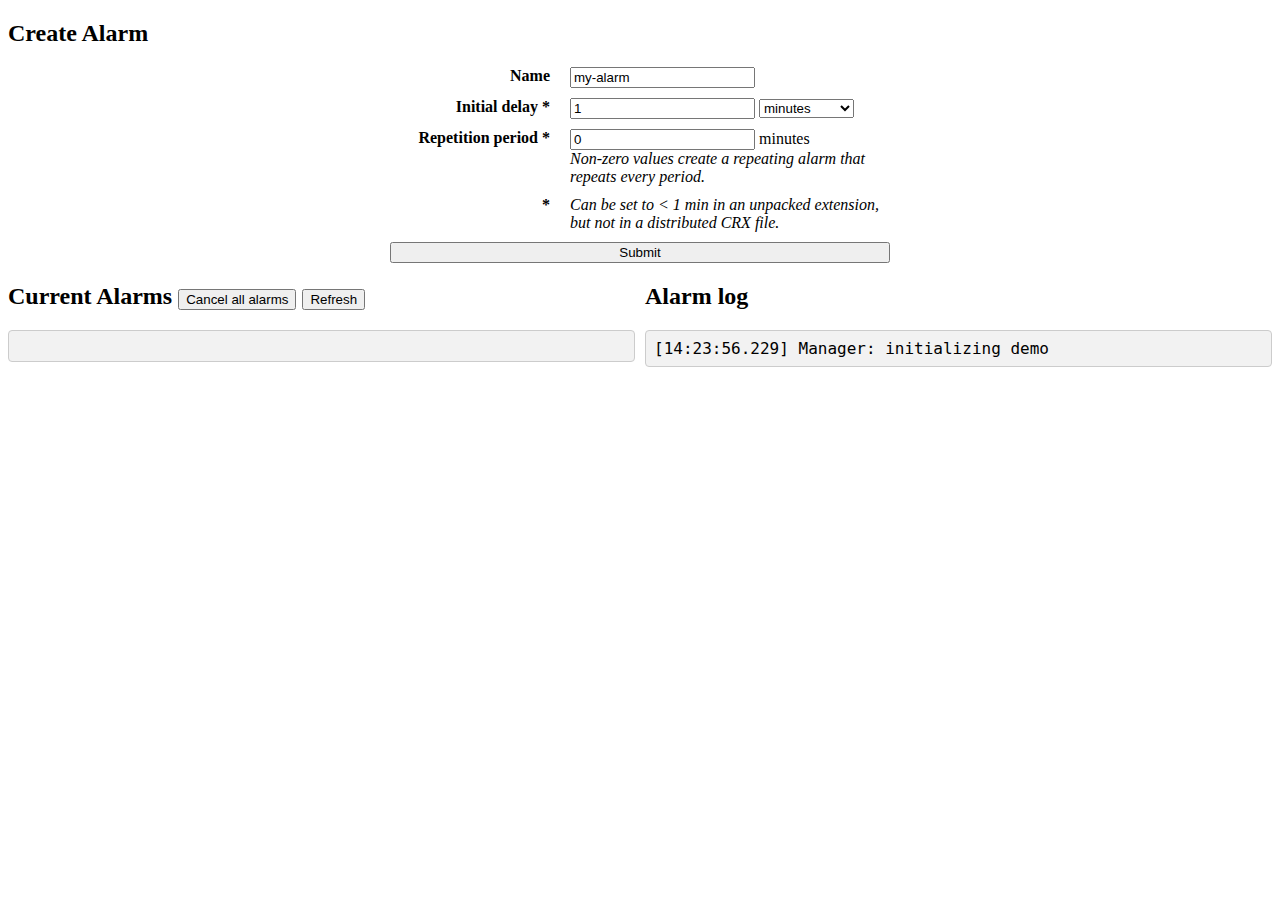
<file: alarms/index.html>
<!DOCTYPE html>
<html lang="en">
<head>
  <meta charset="UTF-8">
  <meta http-equiv="X-UA-Compatible" content="IE=edge">
  <meta name="viewport" content="width=device-width, initial-scale=1.0">
  <title>Document</title>
  <link rel="stylesheet" href="index.css">
  <script defer src="index.js"></script>
</head>
<body>
  <section>
    <h2>Create Alarm</h2>
    <form class="create-alarm">
      <div class="create-alarm__label">Name</div>
      <div class="create-alarm__value">
        <input type="text" name="alarm-name" value="my-alarm">
      </div>

      <div class="create-alarm__label">Initial delay *</div>
      <div class="create-alarm__value">
        <input type="number" step="0.1" name="time-value" min="0" value=1>

        <select name="time-format">
          <option id="format-minutes" value="min" selected>minutes</option>
          <option id="format-ms" value="ms">milliseconds</option>
        </select>
      </div>

      <div class="create-alarm__label">Repetition period *</div>
      <div class="create-alarm__value">
        <input type="number" step="0.1" min="0" name="period" value="0"> minutes
        <br><i>Non-zero values create a repeating alarm that repeats every period.</i>
      </div>

      <div class="create-alarm__label">
        *
      </div>
      <div class="create-alarm__value">
        <i>Can be set to &lt; 1 min in an unpacked extension, but not in a distributed CRX file.</i>
      </div>

      <button type="submit" class="create-alarm__submit">Submit</button>
    </form>
  </section>


  <section class="col-2">
    <section class="">
      <h2>Current Alarms
        <div class="display-buttons">
          <button id="clear-display">Cancel all alarms</button>
          <button id="refresh-display" title="Clear display and re-recreate alarm UI">Refresh</button>
        </div>
      </h2>

      <pre class="alarm-display"></pre>
    </section>

    <section>
      <h2>Alarm log</h2>
      <pre class="alarm-log"></pre>
    </section>
  </section>
</body>
</html>
</file>
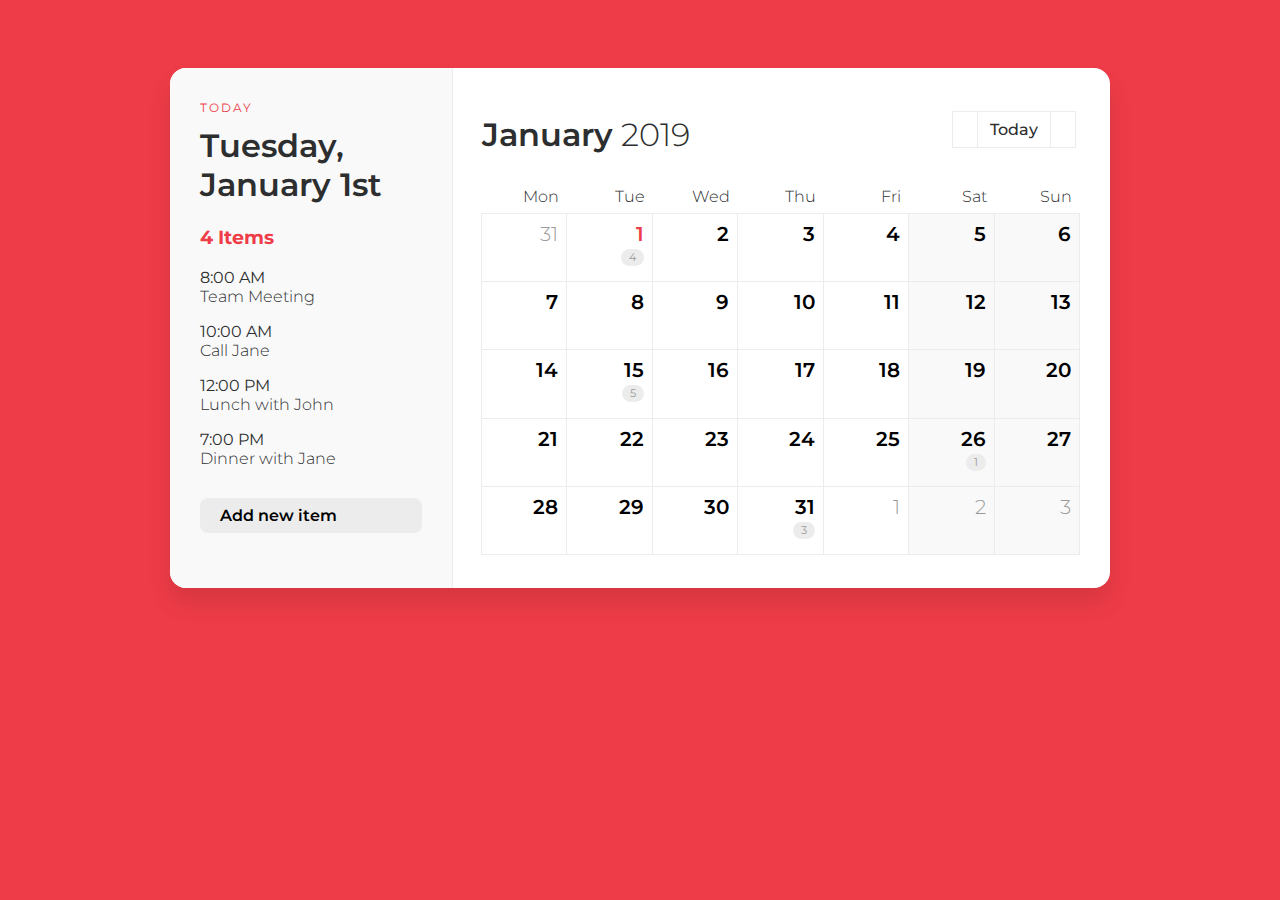
<file: calendar_design/index.html>
<!doctype html>
<html>
<head>
	<title>Medialoot CSS Calendar Template</title>
	<meta charset="utf-8">
	<meta name="viewport" content="width=device-width, initial-scale=1">
	<meta name="description" content="">
	<meta name="author" content="">
	<link rel="stylesheet" href="css/ml-calendar.css">
	<link rel="stylesheet" href="https://use.fontawesome.com/releases/v5.6.3/css/all.css" integrity="sha384-UHRtZLI+pbxtHCWp1t77Bi1L4ZtiqrqD80Kn4Z8NTSRyMA2Fd33n5dQ8lWUE00s/" crossorigin="anonymous">
	
</head>
<body class="ml-calendar-demo">
	<div class="ml-calendar">
		<section class="calendar-left">
			<div class="sidebar">
				<p class="subheading">Today</p>
				<h1>Tuesday, <br/>January 1st </h1>
				<h3 class="primary-color">4 Items</h3>
				<ul class="calendar-events">
					<li>
						<p><strong>8:00 AM</strong><br/>
						Team Meeting</p>
					</li>
					<li>
						<p><strong>10:00 AM</strong><br/>
						Call Jane</p>
					</li>
					<li>
						<p><strong>12:00 PM</strong><br/>
						Lunch with John</p>
					</li>
					<li>
						<p><strong>7:00 PM</strong><br/>
						Dinner with Jane</p>
					</li>
				</ul>
			<p><a href="#" class="calendar-btn"><i class="fas fa-plus"></i> Add new item</a></p>
			</div>
		</section>
		<section class="calendar-right">
			<div class="calendar">
				<section class="calendar-header">
					<h2><strong>January</strong> 2019</h2>
					<div class="calendar-nav">
						<a href="#"><i class="fas fa-arrow-left"></i></a><a href="#">Today</a><a href="#"><i class="fas fa-arrow-right"></i></a>&nbsp;
					</div>
				</section>
				<section class="calendar-row">
					<div class="calendar-day day-name">Mon</div>
					<div class="calendar-day day-name">Tue</div>
					<div class="calendar-day day-name">Wed</div>
					<div class="calendar-day day-name">Thu</div>
					<div class="calendar-day day-name">Fri</div>
					<div class="calendar-day day-name">Sat</div>
					<div class="calendar-day day-name">Sun</div>
				</section>
				<section class="calendar-row">
					<div class="calendar-day inactive">
						<span class="calendar-date">31</span>
					</div>
					<div class="calendar-day active">
						<span class="calendar-date">1</span>
						<br/><span class="calendar-event">4</span>
					</div>
					<div class="calendar-day">
						<span class="calendar-date">2</span>
					</div>
					<div class="calendar-day">
						<span class="calendar-date">3</span>
					</div>
					<div class="calendar-day">
						<span class="calendar-date">4</span>
					</div>
					<div class="calendar-day weekend">
						<span class="calendar-date">5</span>
					</div>
					<div class="calendar-day weekend">
						<span class="calendar-date">6</span>
					</div>
				</section>
				<section class="calendar-row">
					<div class="calendar-day">
						<span class="calendar-date">7</span>
					</div>
					<div class="calendar-day">
						<span class="calendar-date">8</span>
					</div>
					<div class="calendar-day">
						<span class="calendar-date">9</span>
					</div>
					<div class="calendar-day">
						<span class="calendar-date">10</span>
					</div>
					<div class="calendar-day">
						<span class="calendar-date">11</span>
					</div>
					<div class="calendar-day weekend">
						<span class="calendar-date">12</span>
					</div>
					<div class="calendar-day weekend">
						<span class="calendar-date">13</span>
					</div>
				</section>
				<section class="calendar-row">
					<div class="calendar-day">
						<span class="calendar-date">14</span>
					</div>
					<div class="calendar-day">
						<span class="calendar-date">15</span>
						<br/><span class="calendar-event">5</span>
					</div>
					<div class="calendar-day">
						<span class="calendar-date">16</span>
					</div>
					<div class="calendar-day">
						<span class="calendar-date">17</span>
					</div>
					<div class="calendar-day">
						<span class="calendar-date">18</span>
					</div>
					<div class="calendar-day weekend">
						<span class="calendar-date">19</span>
					</div>
					<div class="calendar-day weekend">
						<span class="calendar-date">20</span>
					</div>
				</section>
				<section class="calendar-row">
					<div class="calendar-day">
						<span class="calendar-date">21</span>
					</div>
					<div class="calendar-day">
						<span class="calendar-date">22</span>
					</div>
					<div class="calendar-day">
						<span class="calendar-date">23</span>
					</div>
					<div class="calendar-day">
						<span class="calendar-date">24</span>
					</div>
					<div class="calendar-day">
						<span class="calendar-date">25</span>
					</div>
					<div class="calendar-day weekend">
						<span class="calendar-date">26</span>
						<br/><span class="calendar-event">1</span>
					</div>
					<div class="calendar-day weekend">
						<span class="calendar-date">27</span>
					</div>
				</section>
				<section class="calendar-row">
					<div class="calendar-day">
						<span class="calendar-date">28</span>
					</div>
					<div class="calendar-day">
						<span class="calendar-date">29</span>
					</div>
					<div class="calendar-day">
						<span class="calendar-date">30</span>
					</div>
					<div class="calendar-day">
						<span class="calendar-date">31</span>
						<br/><span class="calendar-event">3</span>
					</div>
					<div class="calendar-day inactive">
						<span class="calendar-date">1</span>
					</div>
					<div class="calendar-day weekend inactive">
						<span class="calendar-date">2</span>
					</div>
					<div class="calendar-day weekend inactive">
						<span class="calendar-date">3</span>
					</div>
				</section>
			</div>
		</section>
		<div class="clear"></div>
</body>
</html>
</file>
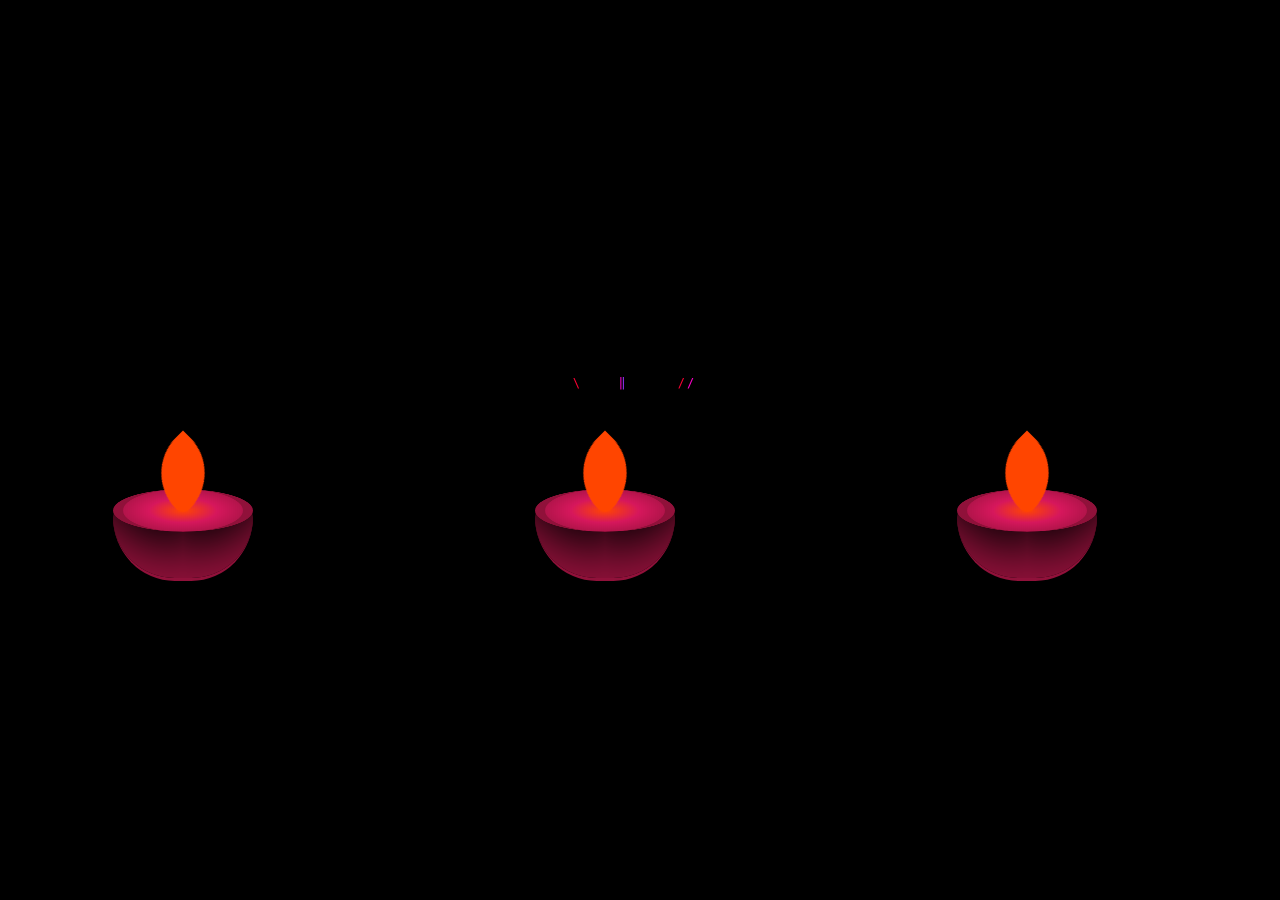
<file: HappyDiwali/index.html>
<!DOCTYPE html>
<html lang="en">
<head>
    <meta charset="UTF-8">
    <meta name="viewport" content="width=device-width, initial-scale=1.0">
    <link rel="stylesheet" type="text/css" href="style.css">
     <script src="script.js"></script> 
    <title>Happy Diwali</title>
</head>
<body>
    <h1 class="glow" style="color:black">Happy Diwali 2020</h1>
    
<div class="grid">
  <div>
    <div class="lamp">
			  <div class="top"></div>
			  <div class="flame"></div>
		</div>
  </div>
  <div>
    <div class="lamp">
			  <div class="top"></div>
			  <div class="flame"></div>
		</div>
  </div>
  <div>
    <!-- <div class="lamp">
			  <div class="top"></div>
			  <div class="flame"></div>
		</div>
  </div> -->
  <div>
    <div class="lamp">
			  <div class="top"></div>
			  <div class="flame"></div>
		</div>
  </div>
</div>
</body>

</html>
</file>
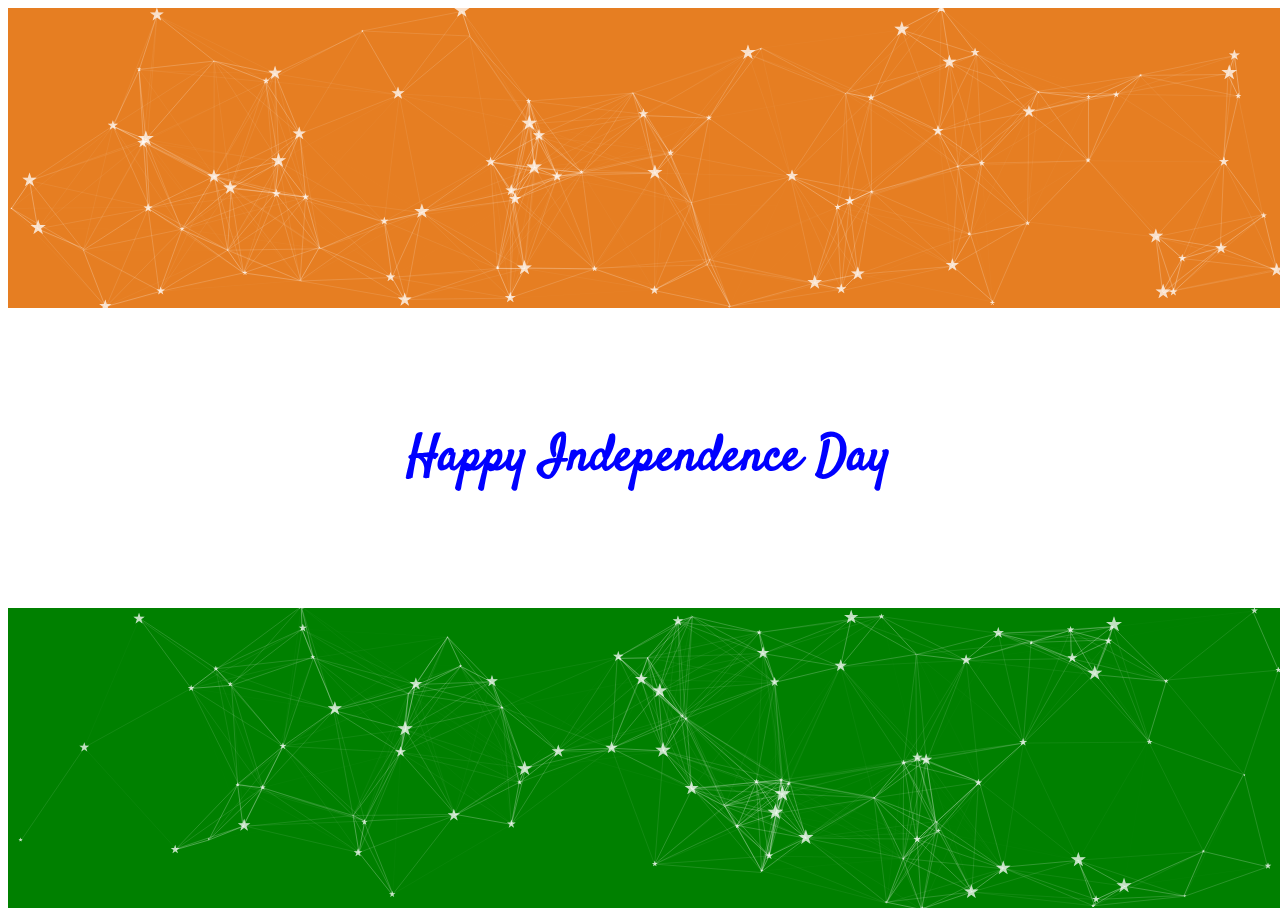
<file: Indian Flag/index.html>
<!DOCTYPE html>
<html lang="en">
<head>
    <meta charset="UTF-8">
   <link href="https://fonts.googleapis.com/css?family=Satisfy" rel="stylesheet">
 
    <link rel="stylesheet" href="style.css">
    <title>Document</title>
</head>
<body>
   <ul>
       <li> <div id="orange"></div></li>
       <li> <div id="white"><h1 class="type">Happy Independence Day</h1></div></li>
       <li> <div id="green"></div></li>
   </ul>
   
   <script src="typed.js"]></script>
   <script src="new.js"]></script>
   <script src="particles.js"></script>
   <script src="app.js"></script>
   <script src="green.js"></script>
    
</body>
</html>
</file>
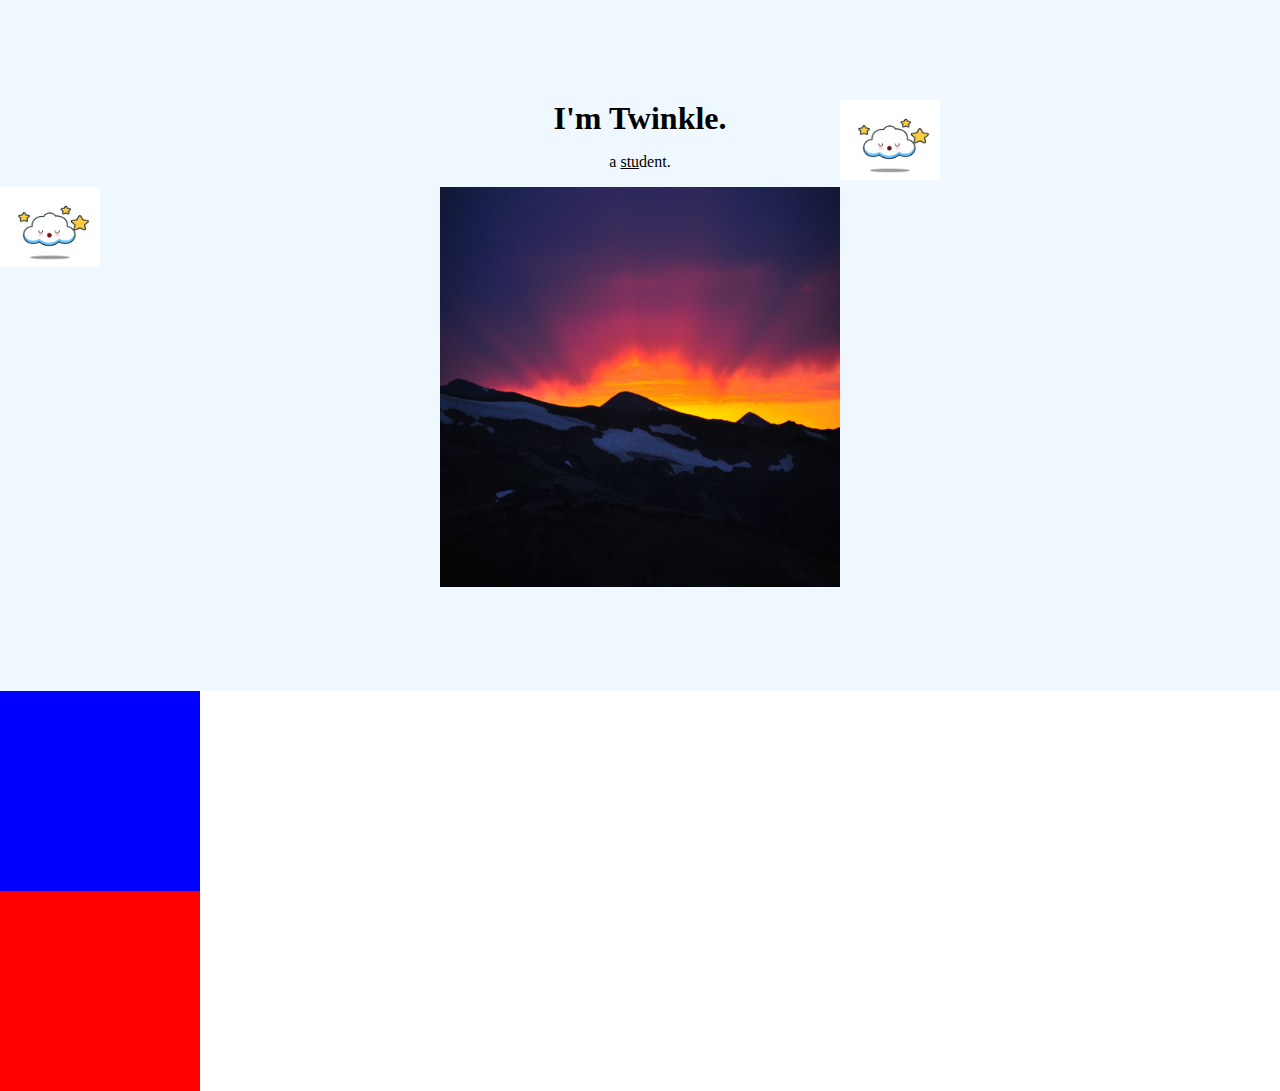
<file: Intermediate CSS - My site/index.html>
<!DOCTYPE html>
<head>
    <title>
        Twinkle Agarwal
    </title>

    <link rel = "stylesheet" href = "css/styles.css">
    <link rel = "icon" href = "favicon.ico">
</head>

<body>
    <div class = "topContainer">
        <img class = "top-cloud" src = "images/cloud.jpg" alt = "cloud-image" height = 80px width = 100px>
        <h1>
            I'm Twinkle.
        </h1>
        <p>
            a <u>stu</u>dent.
        </p>
        <img class = "bottom-cloud" src = "images/cloud.jpg" alt = "cloud-image" height = 80px width = 100px>
        <img class = "mountain" src = "images/mountain.jpg" alt = "cloud-image" height = 400px width = 400px>
    </div>

    <div class = "middleContainer">

    </div>

    <div class = "bottomContainer">
        
    </div>
</body>

</html>
</file>
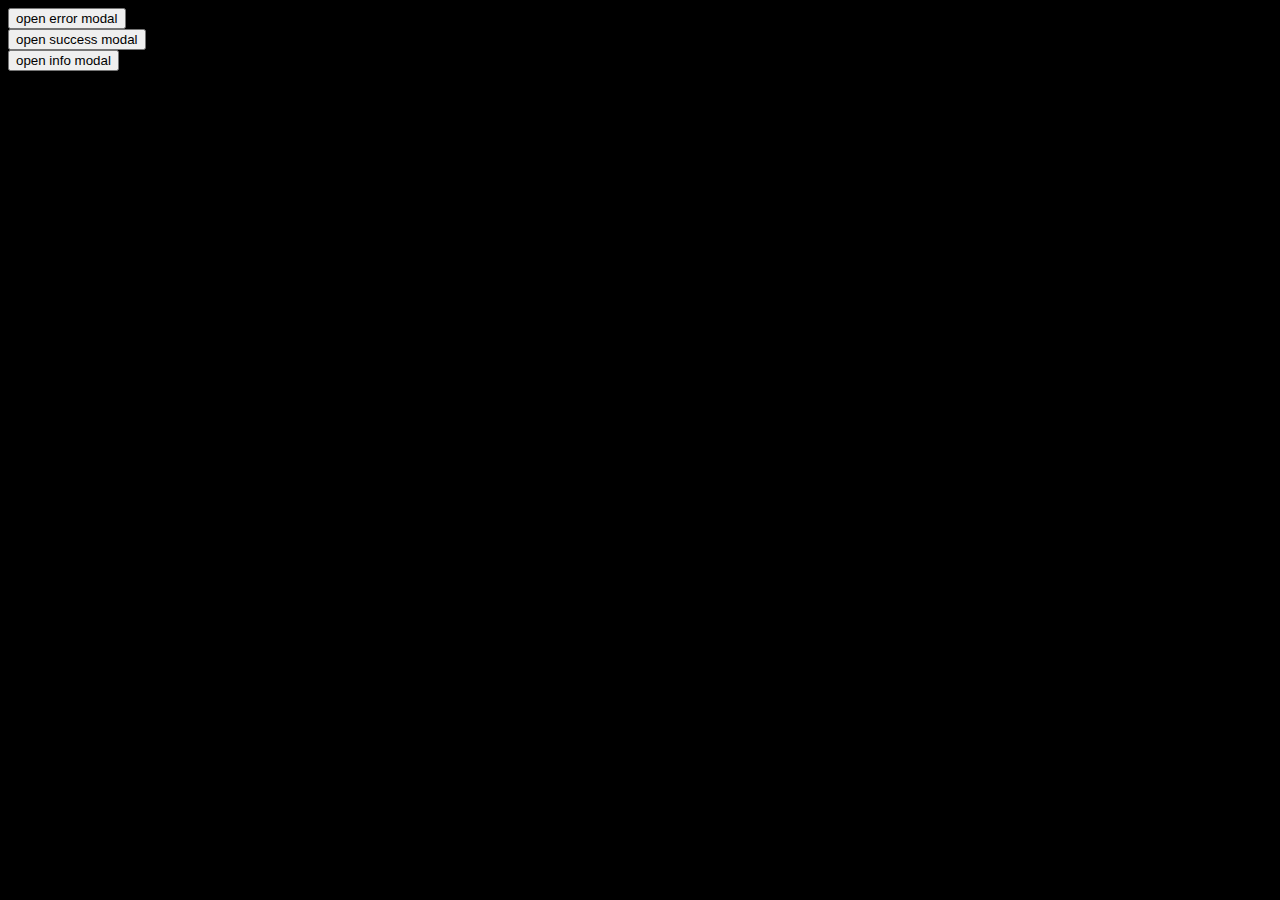
<file: PopupModal/index.html>
<!DOCTYPE html>
<html lang="en">
<head>
    <meta charset="UTF-8">
    <meta name="viewport" content="width=device-width, initial-scale=1.0">
    
    <title>Document</title>
    <style>
        body
        {
            background-color: black;
        }
        .modal{
            display:none;
            position: fixed; /* Stay in place */
            z-index: 9; /* Sit on top */
            color: white;
            opacity:1;
            top: 0;
            width:60%;
            left:30%;
        }


        .true{
        display: block;
            
            
        }
        .content{
            position: fixed;
            top: 0;
            padding:10px;
            
            animation-name: slideIn;
            animation-duration: 0.4s;
        }

        .green{
            color:white !important;
            background-color: rgb(76, 165, 76);
            
        }
        .red{
            color:white !important;
            background-color: red;
            
        }
        .blue{
            color:white !important;
            background-color: rgb(0, 0, 255);
        }

        @keyframes slideIn {
            from {top: -300px; opacity: 0} 
            to {top: 0; opacity: 1}
        }
    </style>
</head>
<body>
    <div class="modal red" id="Modal">
        <div class="content" id="content">
            Some Text
            <button onclick="closemodal()">x</button>
        </div>
        
        
    </div>
    <div>
        <button onclick="openmodal('red')">open error modal</button>
    </div>
    <div>
        <button onclick="openmodal('green')">open success modal</button>
    </div>
    <div>
        <button onclick="openmodal('blue')">open info modal</button>
    </div>
</body>

<script>
    function openmodal(color)
    {
        document.getElementById("content").classList.add(color);
        document.getElementById("Modal").classList.add("true");
    }
    function closemodal()
    {
        document.getElementById("Modal").classList.remove("true");
    }
</script>
</html>
</file>
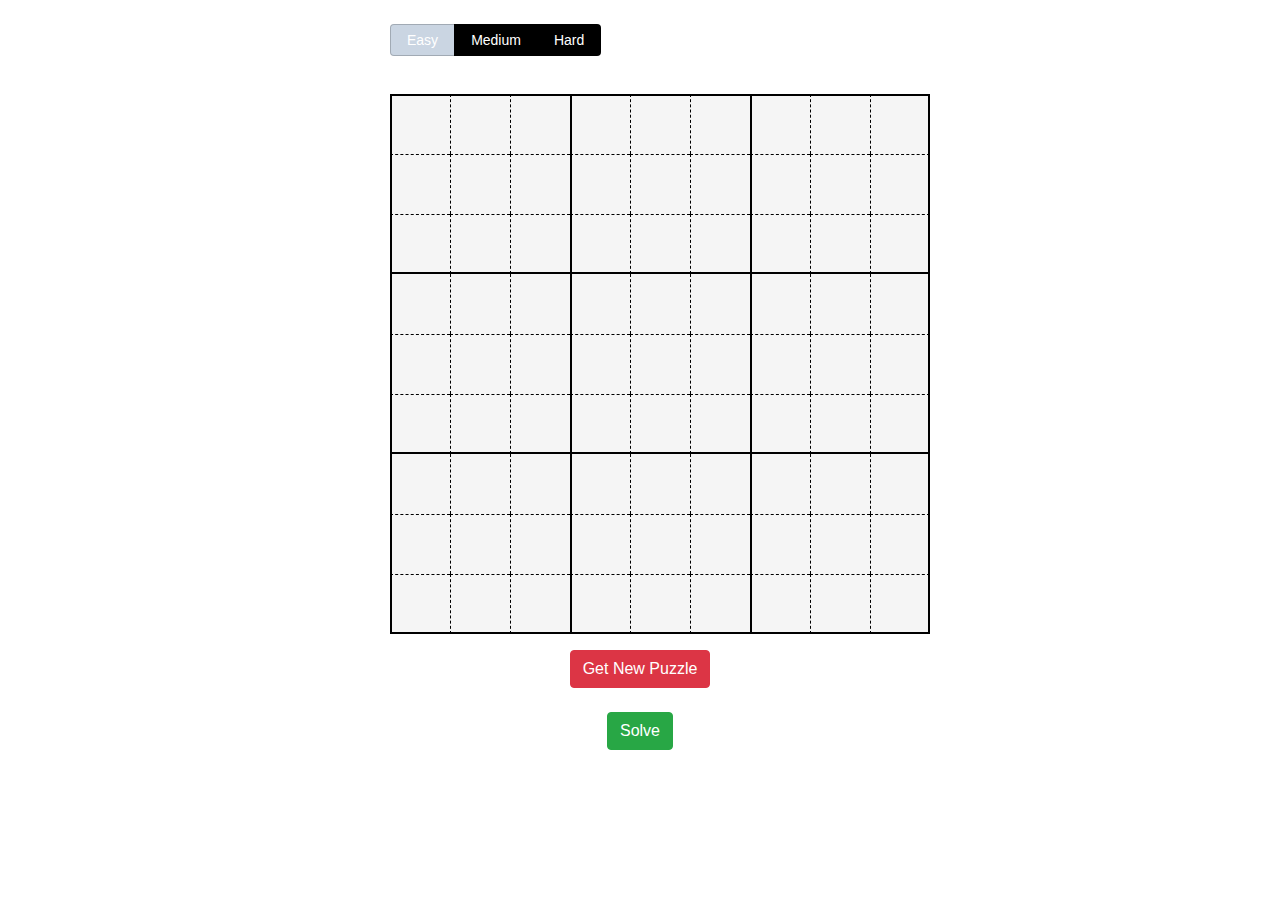
<file: Sudoku/index.html>
<!DOCTYPE html>
<html lang="en">

<head>
    <meta charset="UTF-8">
    <meta name="viewport" content="width=device-width, initial-scale=1.0">
    <title>Sudoku</title>
    <link rel="stylesheet" href="https://maxcdn.bootstrapcdn.com/bootstrap/4.0.0/css/bootstrap.min.css"
        integrity="sha384-Gn5384xqQ1aoWXA+058RXPxPg6fy4IWvTNh0E263XmFcJlSAwiGgFAW/dAiS6JXm" crossorigin="anonymous">

    <link rel="stylesheet" href="style.css">
    <script defer src="script.js"></script>
</head>

<body>
    <br>
    <div class='diff'>
        <div class="switch-field">
                <input type="radio" id="radio-three" name="switch-two" value="easy" checked/>
                <label for="radio-three">Easy</label>
                <input type="radio" id="radio-four" name="switch-two" value="medium" />
                <label for="radio-four">Medium</label>
                <input type="radio" id="radio-five" name="switch-two" value="hard" />
                <label for="radio-five">Hard</label>
        </div>
    <div>

        <!-- <div id="diff">
            <div class="switch-field">
                <input type="radio" id="easy" name="difficulty" value="easy" checked>
                <label for="easy">Easy</label>

                <input type="radio" id="medium" name="difficulty" value="medium">
                <label for="medium">Medium</label>
                <input type="radio" id="hard" name="difficulty" value="hard">
                <label for="other">Hard</label>
            </div>
        </div> -->

    <div id="container">

        <div class="lsb tsb" id="0">

        </div>

        <div class="tsb ldb" id="1">

        </div>

        <div class="tsb ldb" id="2">

        </div>

        <div class="tsb lsb" id="3">

        </div>
        <div class="tsb ldb" id="4">

        </div>

        <div class="tsb ldb" id="5">

        </div>
        <div class="tsb lsb" id="6">

        </div>

        <div class="tsb ldb" id="7">

        </div>
        <div class="tsb rsb ldb" id="8">

        </div>

        <div class="lsb tdb" id="9">

        </div>

        <div class="ldb tdb" id="10">

        </div>

        <div class="ldb tdb" id="11">

        </div>

        <div class="lsb tdb" id="12">

        </div>
        <div class="ldb tdb" id="13">

        </div>

        <div class="ldb tdb" id="14">

        </div>
        <div class="lsb tdb" id="15">

        </div>

        <div class="ldb tdb" id="16">

        </div>
        <div class="rsb ldb tdb" id="17">

        </div>

        <div class="lsb bsb tdb" id="18">

        </div>

        <div class="bsb ldb tdb" id="19">

        </div>

        <div class="bsb ldb tdb" id="20">

        </div>

        <div class="bsb lsb tdb" id="21">

        </div>
        <div class="bsb ldb tdb" id="22">

        </div>

        <div class="bsb ldb tdb" id="23">

        </div>
        <div class="bsb lsb tdb" id="24">

        </div>

        <div class="bsb ldb tdb" id="25">

        </div>
        <div class="bsb rsb ldb tdb" id="26">

        </div>

        <div class="lsb" id="27">

        </div>

        <div class="ldb" id="28">

        </div>

        <div class="ldb" id="29">

        </div>

        <div class="lsb" id="30">

        </div>
        <div class="ldb" id="31">

        </div>

        <div class="ldb" id="32">

        </div>
        <div class="lsb" id="33">

        </div>

        <div class="ldb" id="34">

        </div>
        <div class="rsb ldb" id="35">

        </div>

        <div class="lsb tdb" id="36">

        </div>

        <div class="ldb tdb" id="37">

        </div>

        <div class="ldb tdb" id="38">
        </div>

        <div class="lsb tdb" id="39">

        </div>
        <div class="ldb tdb" id="40">

        </div>

        <div class="ldb tdb" id="41">

        </div>
        <div class="lsb tdb" id="42">

        </div>

        <div class="ldb tdb" id="43">

        </div>
        <div class="rsb ldb tdb" id="44">

        </div>

        <div class="lsb bsb tdb" id="45">

        </div>

        <div class="bsb ldb tdb" id="46">

        </div>

        <div class="bsb ldb tdb" id="47">

        </div>

        <div class="bsb lsb tdb" id="48">

        </div>
        <div class="bsb ldb tdb" id="49">

        </div>

        <div class="bsb ldb tdb" id="50">

        </div>
        <div class="bsb lsb tdb" id="51">

        </div>

        <div class="bsb ldb tdb" id="52">

        </div>
        <div class="bsb rsb ldb tdb" id="53">

        </div>

        <div class="lsb" id="54">

        </div>

        <div class="ldb" id="55">

        </div>

        <div class="ldb" id="56">

        </div>

        <div class="lsb" id="57">

        </div>
        <div class="ldb" id="58">

        </div class="ldb">

        <div class="ldb" id="59">

        </div>
        <div class="lsb" id="60">

        </div>

        <div class="ldb" id="61">

        </div>
        <div class="rsb ldb" id="62">

        </div>

        <div class="lsb tdb" id="63">

        </div>

        <div class="ldb tdb" id="64">

        </div>

        <div class="ldb tdb" id="65">

        </div>

        <div class="lsb tdb" id="66">

        </div>
        <div class="ldb tdb" id="67">

        </div>

        <div class="ldb tdb" id="68">

        </div>
        <div class="lsb tdb" id="69">

        </div>

        <div class="ldb tdb" id="70">

        </div>
        <div class="rsb ldb tdb" id="71">

        </div>

        <div class="lsb bsb tdb" id="72">

        </div>

        <div class="bsb ldb tdb" id="73">

        </div>

        <div class="bsb ldb tdb" id="74">

        </div>

        <div class="bsb lsb tdb" id="75">

        </div>
        <div class="bsb ldb tdb" id="76">

        </div>

        <div class="bsb tdb ldb" id="77">

        </div>
        <div class="bsb lsb tdb" id="78">

        </div>

        <div class="bsb ldb tdb" id="79">

        </div>
        <div class="bsb rsb ldb tdb" id="80">

        </div>


    </div>
    <p></p>
    <div id="buttons">
        <button type="button" class="btn btn-danger" id="generate-sudoku">Get New
            Puzzle</button>&nbsp;&nbsp;&nbsp;&nbsp;
        <button type="button" class="btn btn-success" id="solve">Solve</button>
    </div>
    <br>
</body>

</html>
</file>
<file: alarms/index.css>
:root {
  --card-min-width: 20em;
  --card-max-width: 25em;
}

* {
  box-sizing: border-box;
}

body {
  font-size: 16px;
}

/* Alarm creation form */

.create-alarm {
  display: grid;
  grid-template-columns: minmax(100px, 1fr) minmax(150px, 2fr);
  column-gap: 20px;
  row-gap: 10px;

  max-width: 500px;
  margin: 0 auto;
}

.create-alarm__label {
  text-align: right;
  font-weight: bold;
}

.create-alarm__submit {
  grid-column: 1 / -1;
}

/* Alarm list and log wrapper */

.col-2 {
  display: grid;
  grid-template-columns: 1fr 1fr;
  column-gap: 10px;
}

.alarm-display,
.alarm-log {
  min-height: 2em;
  padding: .5em;
  background-color: hsl(0, 0%, 95%);
  border: 1px solid hsl(0, 0%, 80%);
  border-radius: 4px;
  padding: 0;
}

.alarm-log {
  white-space: pre-wrap;
}

.alarm-log > * {
  padding: .5em;
}

.alarm-log > *:not(:first-child) {
  border-top: 1px solid hsl(0, 0%, 70%);
}

.display-buttons {
  display: inline-block;
}

.alarm-row {
  padding: .5em;
  position: relative;
  border-top: 1px solid transparent;
  border-bottom: 1px solid transparent;
}

.alarm-row:hover,
.alarm-log > *:hover {
  background: hsl(190, 20%, 90%)
}

.alarm-row:not(:first-child) {
  margin-top: -1px;
}

.alarm-row:not(:first-child):hover {
  border-top: 1px solid hsl(0, 0%, 70%);
}

.alarm-row:not(:last-child):hover {
  border-bottom: 1px solid hsl(0, 0%, 70%);
}

.alarm-row__cancel-button {
  position: absolute;
  top: .5em;
  right: .5em;
}
</file>
<file: calendar_design/css/ml-calendar.css>
@import url("https://fonts.googleapis.com/css?family=Montserrat:300,400,500,600,700");
body.ml-calendar-demo {
  background: #ee3c48;
  padding: 60px 20px; }

.ml-calendar {
  background: #fff;
  color: #2d2e2f;
  font-family: Montserrat, "Helvetica Neue", Helvetica, Arial, sans-serif;
  font-weight: 300;
  max-width: 940px;
  margin: 0 auto;
  box-shadow: 0px 15px 25px rgba(0, 0, 0, 0.1);
  border-radius: 1em; }
  .ml-calendar a {
    color: #2d2e2f;
    text-decoration: none; }
    .ml-calendar a:hover {
      color: #ee3c48; }
  .ml-calendar h1 {
    font-size: 2rem;
    font-weight: 600; }
  .ml-calendar h2 {
    font-size: 2rem;
    font-weight: 300; }
    .ml-calendar h2 strong {
      font-weight: 600; }
  .ml-calendar .subheading {
    text-transform: uppercase;
    font-weight: 400;
    letter-spacing: 2px;
    margin-bottom: -10px;
    font-size: .75rem;
    color: #ee3c48; }
  .ml-calendar .calendar-btn {
    background: #ececec;
    display: block;
    color: #000;
    padding: 8px 10px;
    border-radius: .5rem;
    font-weight: 600; }
    .ml-calendar .calendar-btn i {
      margin: 0 5px; }
  .ml-calendar .primary-color {
    color: #ee3c48; }
  .ml-calendar section.calendar-left {
    width: 30%;
    float: left;
    background-color: #f9f9f9;
    box-shadow: 1px 0px 0px #ececec;
    border-top-left-radius: 1em;
    border-bottom-left-radius: 1em;
    min-height: 520px; }
    @media screen and (max-width: 760px) {
      .ml-calendar section.calendar-left {
        width: 100%;
        border-bottom-left-radius: 0;
        border-top-right-radius: 1em; } }
    .ml-calendar section.calendar-left .sidebar {
      padding: 20px 30px; }
      .ml-calendar section.calendar-left .sidebar ul.calendar-events {
        list-style: none;
        padding: 0;
        margin-bottom: 30px; }
        .ml-calendar section.calendar-left .sidebar ul.calendar-events li {
          margin-left: 0; }
  .ml-calendar section.calendar-right {
    width: 70%;
    float: right; }
    @media screen and (max-width: 760px) {
      .ml-calendar section.calendar-right {
        width: 100%; } }
    .ml-calendar section.calendar-right .calendar {
      padding: 20px 30px;
      position: relative; }
      .ml-calendar section.calendar-right .calendar .calendar-nav {
        text-align: right;
        position: absolute;
        top: 52px;
        right: 30px;
        font-weight: 500; }
        .ml-calendar section.calendar-right .calendar .calendar-nav a {
          border: 1px solid #ececec;
          padding: .5rem .75rem;
          margin-left: -1px; }
        @media screen and (max-width: 760px) {
          .ml-calendar section.calendar-right .calendar .calendar-nav {
            position: static;
            text-align: left;
            margin: -10px 0 20px 0; } }
      .ml-calendar section.calendar-right .calendar .calendar-row {
        display: flex;
        flex: 1 1 0; }
      .ml-calendar section.calendar-right .calendar .calendar-day {
        width: 100%;
        padding: .5rem .5rem;
        min-height: 3.2em;
        text-align: right;
        border: 1px solid #ececec;
        margin: -1px 0 0 -1px; }
        .ml-calendar section.calendar-right .calendar .calendar-day.day-name {
          min-height: 0;
          border: none; }
        .ml-calendar section.calendar-right .calendar .calendar-day .calendar-date {
          color: #000;
          font-size: 1.25rem;
          font-weight: 600; }
        .ml-calendar section.calendar-right .calendar .calendar-day:hover .calendar-date {
          color: #ee3c48;
          cursor: pointer; }
        .ml-calendar section.calendar-right .calendar .calendar-day.inactive .calendar-date {
          color: #999;
          font-weight: 300; }
        .ml-calendar section.calendar-right .calendar .calendar-day.active .calendar-date {
          color: #ee3c48; }
        .ml-calendar section.calendar-right .calendar .calendar-day.weekend {
          background: #f9f9f9; }
        .ml-calendar section.calendar-right .calendar .calendar-day .calendar-event {
          height: 16px;
          padding-top: 1px;
          padding: 1px 8px 0 8px;
          font-size: .7rem;
          font-weight: 400;
          border-radius: 10px;
          background-color: #ececec;
          color: #999;
          display: inline-block;
          margin-top: 3px; }
  .ml-calendar .clear {
    clear: both; }
</file>
<file: HappyDiwali/style.css>
body {
  /*   background-color: rgb(241, 241, 241); */
    background-color:black;
    font-weight: normal;
    font-style: normal;
  } 
  .grid{
      display: grid;
      /* gap: 2rem; */
      gap: 1px;
      grid-template-columns: repeat(3, 1fr);
      margin-top: 12rem;
  }
  h1
  {
  /*   margin-top:200px; */
    color:black;
    font-family: sans-serif;
    font-style: normal;
  }
  .lamp {
    position: relative;
    top: 170px;
    margin: 0 auto;
    height: 70px;
    width: 70px;
    background-color: brow;
    border-radius: 0px 10px 100% 0px;
    border-bottom: 3px solid rgb(144, 17, 58);
    box-shadow: inset 0 -50px 50px -20px rgb(144, 17, 58);
  }
  
  .lamp:before {
    content: '';
    display: block;
    height: 70px;
    width: 70px;
    margin-left: -70px;
    background-color: lightb;
    border-radius: 10px 0px 0px 100%;
    box-shadow: inset 0 -50px 50px -20px rgb(144, 17, 58);
    border-bottom: 3px solid rgb(144, 17, 58);
  }
  
  .flame {
    position: absolute;
    top: -65px;
    left: -30px;
    width: 60px;
    height: 60px;
    background: OrangeRed;
    border-radius: 0 110px 20px 110px;
    transform: rotate(45deg);
    -webkit-transform: rotate(45deg);
    -moz-transform: rotate(45deg);
  }
  
  .flame:after {
    content: '';
    display: block;
    width: 60px;
    height: 60px;
    background: OrangeRed;
    border-radius: 0 110px 20px 110px;
    transform: rotate(0deg);
    -webkit-transform: rotate(0deg);
    -moz-transform: rotate(0deg);
    animation: flame_glare 1.5s linear infinite;
    -webkit-animation: flame_glare 1.5s linear infinite;
    -moz-animation: flame_glare 1.5s linear infinite;
  }
  
  .top {
    position: absolute;
    top: -40px;
    left: -70px;
    height: 85px;
    width: 120px;
    background-color: brown;
    border-radius: 100%;
    border-left: 10px solid rgb(144, 17, 58);
    border-right: 10px solid rgb(144, 17, 58);
    transform: rotateX(-60deg);
    -webkit-transform: rotateX(-60deg);
    -moz-transform: rotateX(-60deg);
    background: radial-gradient(OrangeRed, rgb(214, 23, 92) 40%, rgb(144, 17, 58));
    background: -webkit-radial-gradient(OrangeRed, rgb(214, 23, 92) 40%, rgb(144, 17, 58));
    background: -moz-radial-gradient(OrangeRed, rgb(214, 23, 92) 40%, rgb(144, 17, 58));
  }
  
  @keyframes flame_glare {
    0% {
      transform: scale(0);
      opacity: 0;
    }
    50% {
      transform: scale(1.3);
      opacity: 0.5;
    }
    100% {
      transform: scale(1.5);
      opacity: 0;
    }
  }
  @keyframes glow
  {
      0% { text-shadow: 0 0 10px violet, 0 0 20px #fff, 0 0 30px #EAB72F, 0 0 40px #e60073, 0 0 50px #e60073, 0 0 60px #EAB72F, 0 0 70px #EA5C2F}
      25% { text-shadow: 0 0 10px #fff, 0 0 20px #fff, 0 0 30px #fafa05, 0 0 40px #fafa05, 0 0 50px #2fa9ea, 0 0 60px #2fa9ea, 0 0 70px }
      50% { textShadow: 0 0 10px #fff, 0 0 20px #fff, 0 0 30px #e60073, 0 0 40px #e60073, 0 0 50px #362FEA, 0 0 60px #e60073, 0 0 70px #362FEA}
      100% { textShadow: 0 0 10px #fff, 0 0 20px #ff4da6, 0 0 30px #362FEA, 0 0 40px #EA5C2F, 0 0 50px #EAB72F, 0 0 60px #ff4da6, 0 0 70px #ff4da6}
  }
  
  .glow {
      font-size: 80px;
      color: #fff;
      text-align: center;
      animation: glow 1s infinite ease-in-out alternate;
  }
  @keyframes    firework-animation {
    0% {background-color : #ff8426;}
    25% {background-color : #fffc84;}
    50% {background-color : #ff83f4;}
    75% {background-color : #83b6ff;}
    100% {background-color : #ff8426;}
}
@-webkit-keyframes firework-animation {
    0% {background-color : #ff8426;}
    25% {background-color : #fffc84;}
    50% {background-color : #ff83f4;}
    75% {background-color : #83b6ff;}
    100% {background-color : #ff8426;}
}
.fireWorkParticle {
/*     z-index : 999; */
    position: absolute;
    height : 5px;
    width : 5px;
    border-radius : 5px;
    animation-name : firework-animation;
    animation-timing-function : linear;
    animation-duration : 1s;
    animation-iteration-count : infinite;
}
</file>
<file: Indian Flag/style.css>
ul{
    margin: 0;
    padding: 0;
    
}

ul li{
    list-style: none;
    height: 33.33vh;
    width: 100vw;
}

#orange, #white, #green{
    height: 100%;
}
#orange{
    background-color: #e67e22;
}

#green{
    background-color: green;
}

#white{
    display: flex;
    justify-content: center;
    align-items: center;
    color: blue;
}
h1{
    font-family: 'Satisfy', cursive;
    font-size: 50px;
}
</file>
<file: Intermediate CSS - My site/css/styles.css>
.topContainer
{
    background-color: #eff8ff;
    margin-top: 0px;
    margin-bottom: 0px;
    margin-left: 0px;
    margin-right: 0px;
    padding : 100px;
    position: relative;

}

.middleContainer
{
    background-color: blue;
    height: 200px;
    width: 200px;
}

.bottomContainer{

    background-color: red;
    height: 200px;
    width: 200px;
}

h1{
    margin-block-start: 0px;
    margin-block-end: 0px;
}

body{
    text-align: center;
    font-family: cursive;
    margin-top: 0px;
    margin-left: 0px;
    margin-right: 0px;
    margin-bottom: 0px;
}

.bottom-cloud
{
    position: absolute;
    left: 0px;
}

.top-cloud{
    position: absolute;
    margin-left: 200px;
}
</file>
<file: Sudoku/style.css>
body{
    overflow: hidden;
}

#container{
    height: auto;
    width: 540px;
    background-color: white;
    display: flex;
    flex-wrap: wrap;
    justify-content: space-evenly;
    align-content: space-evenly ; 
    margin: 0 auto;
}


#generate-sudoku{
    margin:auto;
    display:block;
}

.diff {
	max-width: 500px;
	margin: 0px auto;
	padding: 0px;
}

.switch-field {
	display: flex;
	margin-bottom: 30px;
	overflow: hidden;
}

.switch-field input {
	position: absolute !important;
	clip: rect(0, 0, 0, 0);
	height: 1px;
	width: 1px;
	border: 0;
	overflow: hidden;
}

.switch-field label {
	background-color: black;
	color: white;
	font-size: 14px;
	line-height: 1;
	text-align: center;
	padding: 8px 16px;
	margin-right: -1px;
	border: 1px solid rgba(0, 0, 0, 0.2);
	box-shadow: inset 0 1px 3px rgba(0, 0, 0, 0.3), 0 1px rgba(255, 255, 255, 0.1);
	transition: all 0.1s ease-in-out;
}

.switch-field label:hover {
	cursor: pointer;
}

.switch-field input:checked + label {
	background-color:#CAD5E2;
	box-shadow: none;
}

.switch-field label:first-of-type {
	border-radius: 4px 0 0 4px;
}

.switch-field label:last-of-type {
	border-radius: 0 4px 4px 0;
}


#solve{
    margin:auto;
    display:block;
}

#container div{
    background-color: whitesmoke;
    height: 60px;
    width: 60px;
    box-sizing: border-box;
    font-family: sans-serif;
    text-align: center;
    vertical-align: middle;
    line-height: 60px; 
    font-size: 30px; 
    color: green;
    
}

#container div:hover{
    background-color: lightskyblue;
}

.lsb{
    border-left: black 2px solid;
}

.bsb{
    border-bottom: black 2px solid;
}

.rsb{
    border-right: black 2px solid;
}

.tsb{
    border-top: black 2px solid;
}


.ldb{
    border-left: black 0.6px dashed;
}

.bdb{
    border-bottom: black 0.6px dashed;
}

.rdb{
    border-right: black 0.6px dashed;
}

.tdb{
    border-top: black 0.6px dashed;
}
</file>
